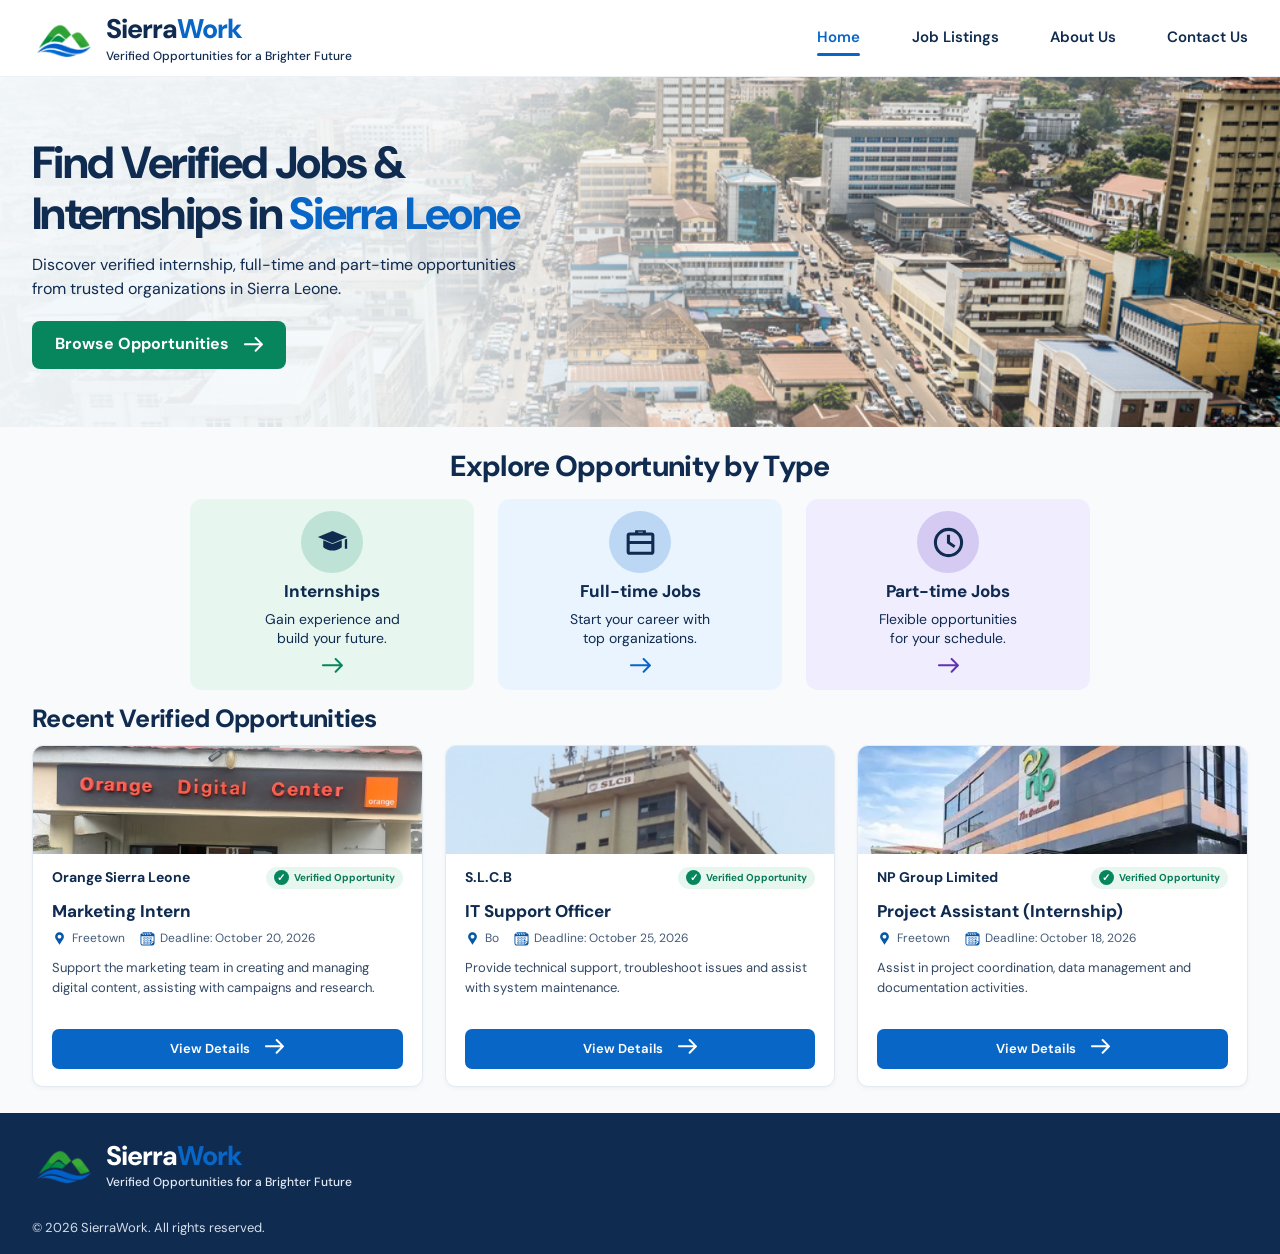
<file: index.html>
<!DOCTYPE html>
<html lang="en">
  <head>
  <meta charset="UTF-8">
  <meta name="viewport" content="width=device-width, initial-scale=1.0">
  <meta name="description" content="Discover demonstration job and internship opportunities for job seekers in Sierra Leone with SierraWork.">
  <meta name="theme-color" content="#ffffff">
  <title>SierraWork</title>

  <link rel="preconnect" href="https://fonts.googleapis.com">
  <link rel="preconnect" href="https://fonts.gstatic.com" crossorigin="">
  <link href="https://fonts.googleapis.com/css2?family=DM+Sans:wght@400;500;600;700;800&amp;display=swap" rel="stylesheet">
  <link rel="stylesheet" href="styles.css">
  
</head>
<body class="page-home">

           <!-- Header -->
  <header class="site-header">
    <div class="header-inner">
      <div class="brand">
        <span class="brand-mark" aria-hidden="true">
          <img class="brand-mark" src="images/Logo.svg" alt="SierraWork logo">
        </span>
        <span class="brand-copy">
          <span class="brand-name">Sierra<span>Work</span></span>
          <span class="brand-tagline">Verified Opportunities for a Brighter Future</span>
        </span>
      </div>
      <nav class="primary-navigation" id="primary-navigation" aria-label="Main navigation">
        <a class="nav-link is-active" href="./index.html">Home</a>
        <a class="nav-link" href="./Job_Listing.html">Job Listings</a>
        <a class="nav-link" href="./About_Us.html">About Us</a>
        <a class="nav-link" href="./Contact_Us.html">Contact Us</a>
      </nav>
    </div>
  </header>


  <!-- Hero section -->
  <main>
    <section class="home-hero" id="home" aria-labelledby="hero-title">
      <img class="hero-image" src="images/Hero.svg">
      <div class="hero-shade"></div>
      <div class="home-hero-content">
        <h1 id="hero-title">Find Verified Jobs &amp; Internships in <span>Sierra Leone</span></h1>
        <p class="hero-description">Discover verified internship, full-time and part-time opportunities from trusted organizations in Sierra Leone.</p>
        <a class="button button-green" href="./Job_Listing.html">
          Browse Opportunities
          <span class="arrow" aria-hidden="true"><img src="images/Arrow.svg" alt=""></span>
        </a>
      </div>
    </section>


    <!-- Opportunities types -->
    <section class="opportunities-section section-wrap" aria-labelledby="categories-title">
      <div class="section-heading centered-heading">
        <h2 id="categories-title">Explore Opportunity by Type</h2>
      </div>

      <div class="category-grid">
        <button class="category-card category-internship" >
          <span class="category-icon" aria-hidden="true">
            <svg viewBox="0 0 48 48"><path d="M5 17 24 9l19 8-19 8L5 17Zm7 4v9c7 6 17 6 24 0v-9l-12 5-12-5Zm28-1v12h3V19l-3 1Z"></path></svg>
          </span>
          <span class="category-title">Internships</span>
          <span class="category-description">Gain experience and<br>build your future.</span>
          <span class="category-arrow" aria-hidden="true"><img src="./images/Arrow 2.svg" alt=""></span>
        </button>

        <button class="category-card category-fulltime" >
          <span class="category-icon" aria-hidden="true">
            <svg viewBox="0 0 48 48"><path d="M17 11V8h14v3h7a4 4 0 0 1 4 4v21a4 4 0 0 1-4 4H10a4 4 0 0 1-4-4V15a4 4 0 0 1 4-4h7Zm4 0h6v-1h-6v1Zm-11 4v21h28V15H10Zm0 7h28v4H10v-4Z"></path></svg>
          </span>
          <span class="category-title">Full-time Jobs</span>
          <span class="category-description">Start your career with<br>top organizations.</span>
          <span class="category-arrow" aria-hidden="true"><img src="./images/Arrow 3.svg" alt=""></span>
        </button>

        <button class="category-card category-parttime">
          <span class="category-icon" aria-hidden="true">
            <svg viewBox="0 0 48 48"><path d="M24 5a19 19 0 1 0 0 38 19 19 0 0 0 0-38Zm0 4a15 15 0 1 1 0 30 15 15 0 0 1 0-30Zm-2 5v11l9 6 2-3-7-5V14h-4Z"></path></svg>
          </span>
          <span class="category-title">Part-time Jobs</span>
          <span class="category-description">Flexible opportunities<br>for your schedule.</span>
          <span class="category-arrow" aria-hidden="true"><img src="./images/Arrow 4.svg" alt=""></span>
        </button>
      </div>
    </section>


    <!-- Job listings -->
    <section class="jobs-section section-wrap" id="jobs" aria-labelledby="jobs-title">
      <div class="jobs-heading">
        <div class="section-heading">
          <h2 id="jobs-title">Recent Verified Opportunities</h2>
        </div>
      </div>
      <div class="job-grid" id="job-grid" aria-live="polite"><article class="job-card">
      <div class="job-image-wrap">
       <img class="job-image" src="./images/Orange_logo.svg" alt="">
      </div>
      <div class="job-card-content">
        <div class="organization-line">
          <p class="organization-name">Orange Sierra Leone</p>
          <span class="verified-badge" title="Demonstration badge">
            <span class="verified-check" aria-hidden="true">✓</span>
            Verified Opportunity
          </span>
        </div>
        <h3 class="job-title">Marketing Intern</h3>
        <div class="job-meta">
          <span><span class="meta-icon" aria-hidden="true"><img class="location_icon" src="./images/location_icon.svg" alt=""></span>Freetown</span>
          <span><span class="meta-icon" aria-hidden="true"><img class="Calendar_icon" src="./images/Calendar_icon.svg" alt=""></span>Deadline: October 20, 2026</span>
        </div>
        <p class="job-description">Support the marketing team in creating and managing digital content, assisting with campaigns and research.</p>
        <a href="./Job_Details.html"><button class="job-details-button" type="button" data-job-id="range-marketing-intern">
          View Details <span aria-hidden="true"><img src="./images/Arrow.svg" alt=""></span>
        </button>
        </a>
      </div>
    </article>
    
    <article class="job-card">
      <div class="job-image-wrap">
        <img class="job-image" src="./images/SLCB_LOGO.svg" alt="">
      </div>
      <div class="job-card-content">
        <div class="organization-line">
          <p class="organization-name">S.L.C.B</p>
          <span class="verified-badge" title="Demonstration badge">
            <span class="verified-check" aria-hidden="true">✓</span>
            Verified Opportunity
          </span>
        </div>
        <h3 class="job-title">IT Support Officer</h3>
        <div class="job-meta">
          <span><span class="meta-icon" aria-hidden="true"><img class="location_icon" src="./images/location_icon.svg" alt=""></span>Bo</span>
          <span><span class="meta-icon" aria-hidden="true"><img class="Calendar_icon" src="./images/Calendar_icon.svg" alt=""></span>Deadline: October 25, 2026</span>
        </div>
        <p class="job-description">Provide technical support, troubleshoot issues and assist with system maintenance.</p>
        <button class="job-details-button" type="button" data-job-id="slcb-it-support">
          View Details <span aria-hidden="true"><img src="./images/Arrow.svg" alt=""></span>
        </button>
      </div>
    </article><article class="job-card">
      <div class="job-image-wrap">
        <img class="job-image" src="./images/NP_logo.svg" alt="">
      </div>
      <div class="job-card-content">
        <div class="organization-line">
          <p class="organization-name">NP Group Limited</p>
          <span class="verified-badge" title="Demonstration badge">
            <span class="verified-check" aria-hidden="true">✓</span>
            Verified Opportunity
          </span>

        </div>
        <h3 class="job-title">Project Assistant (Internship)</h3>
        <div class="job-meta">
          <span><span class="meta-icon" aria-hidden="true"><img class="location_icon" src="./images/location_icon.svg" alt=""></span>Freetown</span>
          <span><span class="meta-icon" aria-hidden="true"><img class="Calendar_icon" src="./images/Calendar_icon.svg" alt=""></span>Deadline: October 18, 2026</span>
        </div>
        <p class="job-description">Assist in project coordination, data management and documentation activities.</p>
        <button class="job-details-button" type="button" data-job-id="ndp-project-assistant">
          View Details <span aria-hidden="true"><img src="./images/Arrow.svg" alt=""></span>
        </button>
      </div>
    </article></div>
      <p class="empty-state" id="empty-state" hidden="">No opportunities match this category yet. Try viewing all opportunities.</p>
    </section>
  </main>
             
  
  <!-- Footer -->
  <footer class="site-footer">
    <div class="footer-inner section-wrap">
      <div class="brand footer-brand">
        <span class="brand-mark" aria-hidden="true">
          <img class="brand-mark" src="images/Logo.svg" alt="SierraWork logo">
        </span>
        <span class="brand-copy">
          <span class="brand-name">Sierra<span>Work</span></span>
          <span class="brand-tagline">Verified Opportunities for a Brighter Future</span>
        </span>
      </div>
      <p class="copyright">© 2026 SierraWork. All rights reserved.</p>
    </div>
  </footer>
</body>
</html>
</file>
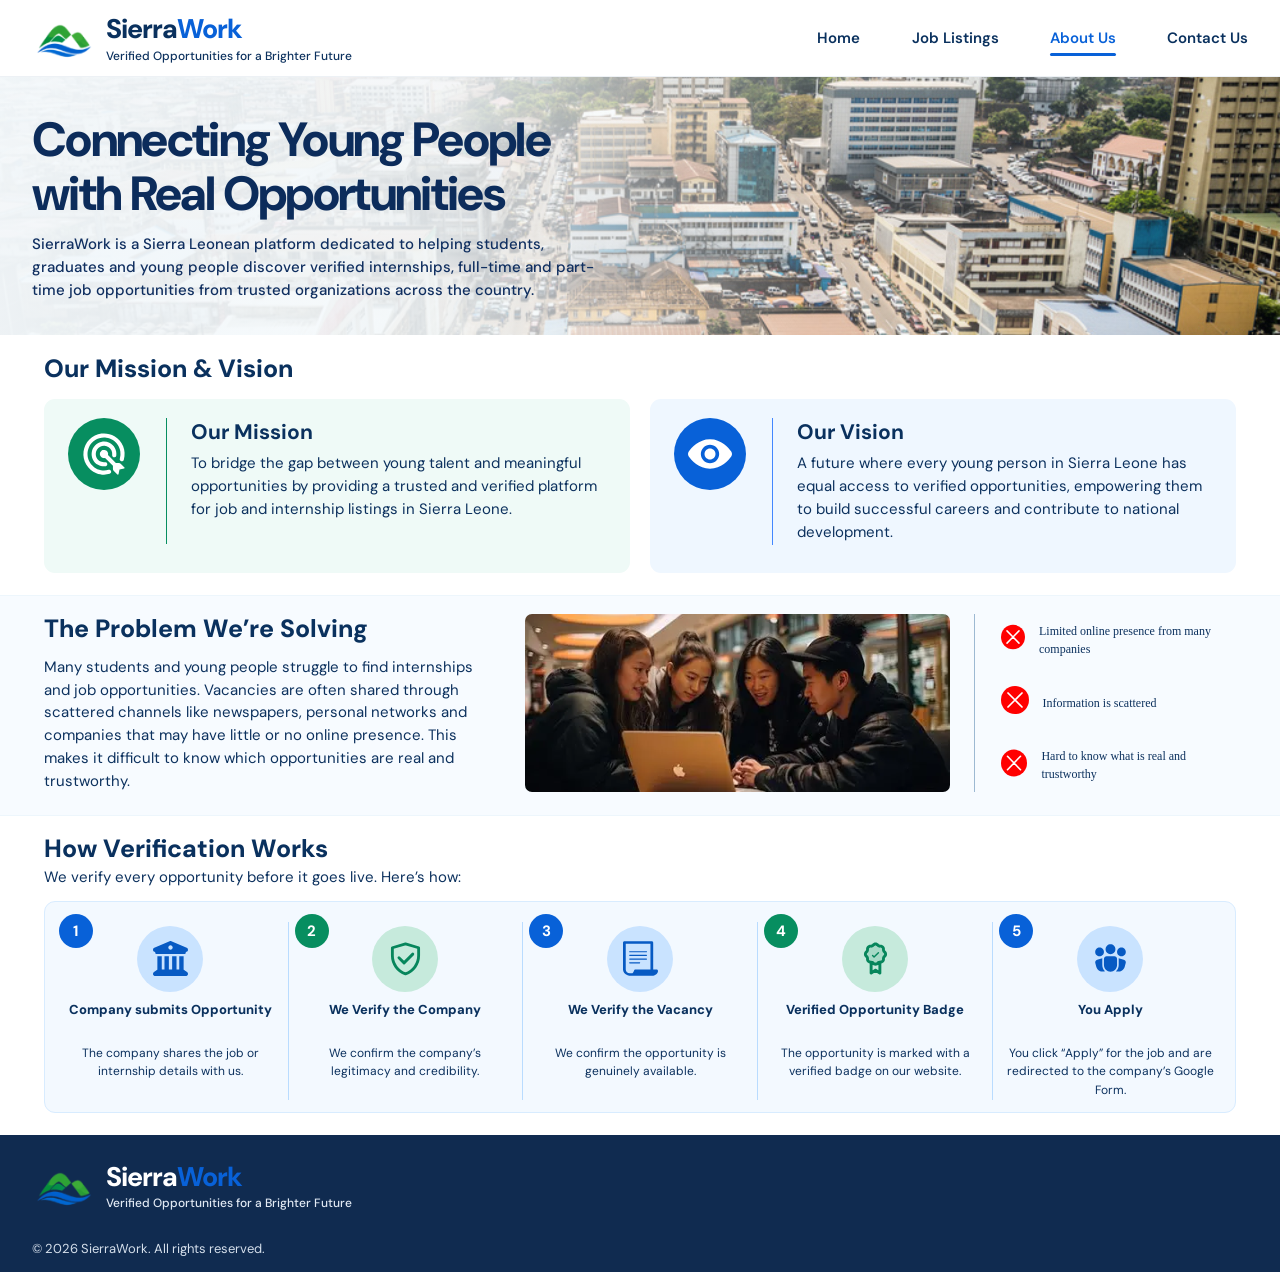
<file: About_Us.html>
<!DOCTYPE html>
<html lang="en"><head>
  <meta charset="UTF-8">
  <meta name="viewport" content="width=device-width, initial-scale=1.0">
  <meta name="description" content="Discover demonstration job and internship opportunities for job seekers in Sierra Leone with SierraWork.">
  <meta name="theme-color" content="#ffffff">
  <title>About Us</title>

  <link rel="preconnect" href="https://fonts.googleapis.com">
  <link rel="preconnect" href="https://fonts.gstatic.com" crossorigin="">
  <link href="https://fonts.googleapis.com/css2?family=DM+Sans:wght@400;500;600;700;800&amp;display=swap" rel="stylesheet">
  <link rel="stylesheet" href="styles.css">
  
</head>
<body class="page-about">

            <!-- Header -->
  <header class="site-header">
    <div class="header-inner">
      <div class="brand">
        <span class="brand-mark" aria-hidden="true">
          <img class="brand-mark" src="images/Logo.svg" alt="SierraWork logo">
        </span>
        <span class="brand-copy">
          <span class="brand-name">Sierra<span>Work</span></span>
          <span class="brand-tagline">Verified Opportunities for a Brighter Future</span>
        </span>
      </div>
      <nav class="primary-navigation" id="primary-navigation" aria-label="Main navigation">
        <a class="nav-link " href="./index.html">Home</a>
        <a class="nav-link" href="./Job_Listing.html">Job Listings</a>
        <a class="nav-link is-active" href="./About_Us.html">About Us</a>
        <a class="nav-link" href="./Contact_Us.html">Contact Us</a>
      </nav>
    </div>
  </header>


  <main>

    <section class="home-hero2" id="home">
      <img class="hero-image2" src="images/Hero.svg" alt="">
      <div class="hero-shade2"></div>
      <div class="listing-hero-content">
        <h1 class="hope">Connecting Young People<br>with Real Opportunities</h1>
        <p>SierraWork is a Sierra Leonean platform dedicated to helping students,
          graduates and young people discover verified internships, full-time and
          part-time job opportunities from trusted organizations across the country.</p>
      </div>
    </section>

    <section class="mission-section about-wrap">
      <h2>Our Mission &amp; Vision</h2>

      <div class="mission-grid">
        <article class="mission-card mission">
          <div class="round-icon" >
            <img class="mission_icon" src="./images/mission_icon.svg" alt="">
          </div>
          <div class="card-copy">
            <h3>Our Mission</h3>
            <p>To bridge the gap between young talent and meaningful opportunities by providing a trusted and verified platform for job and internship listings in Sierra Leone.</p>
          </div>
        </article>

        <article class="mission-card vision">
          <div class="round-icon">
            <img class="eye_icon" src="./images/eye_icon.svg" alt="">
          </div>
          <div class="card-copy">
            <h3>Our Vision</h3>
            <p>A future where every young person in Sierra Leone has equal access to verified opportunities, empowering them to build successful careers and contribute to national development.</p>
          </div>
        </article>
      </div>
    </section>

    <section class="problem-section">
      <div class="about-wrap problem-grid">
        <div class="problem-copy">
          <h2>The Problem We’re Solving</h2>
          <p>
            Many students and young people struggle to find internships and job
            opportunities. Vacancies are often shared through scattered channels
            like newspapers, personal networks and companies that may have little
            or no online presence. This makes it difficult to know which
            opportunities are real and trustworthy.
          </p>
        </div>

        <img class="students-image" src="./images/Looking_at_laptop.svg" alt="">

        <ul class="problem-list">
          <li><span><img class="cross_icon" src="./images/cross_icon.svg" alt=""></span><span>Limited online presence from many companies</span></li>
          <li><span><img class="cross_icon" src="./images/cross_icon.svg" alt=""></span><span>Information is scattered</span></li>
          <li><span><img class="cross_icon" src="./images/cross_icon.svg" alt=""></span><span>Hard to know what is real and trustworthy</span></li>
        </ul>
      </div>
    </section>

    <section class="verification-section about-wrap">
      <h2>How Verification Works</h2>
      <p class="section-intro">We verify every opportunity before it goes live. Here’s how:</p>

      <div class="steps">
        <article class="step">
          <span class="step-number blue">1</span>
          <div class="step-icon blue-icon">
            <img class="building_icon" src="./images/building_icon.svg" alt="">
          </div>
          <h3>Company submits Opportunity</h3>
          <p>The company shares the job or internship details with us.</p>
        </article>

        <article class="step">
          <span class="step-number green">2</span>
          <div class="step-icon green-icon">
            <img class="protect_icon" src="./images/protect_icon.svg" alt="">
          </div>
          <h3>We Verify the Company</h3>
          <p>We confirm the company’s legitimacy and credibility.</p>
        </article>

        <article class="step">
          <span class="step-number blue">3</span>
          <div class="step-icon blue-icon">
           <img class="vector_icon" src="./images/Vector.svg" alt="">
          </div>
          <h3>We Verify the Vacancy</h3>
          <p>We confirm the opportunity is genuinely available.</p>
        </article>

        <article class="step">
          <span class="step-number green">4</span>
          <div class="step-icon green-icon">
           <img class="badge_icon" src="./images/badge-icon.svg" alt="">
          </div>
          <h3>Verified Opportunity Badge</h3>
          <p>The opportunity is marked with a verified badge on our website.</p>
        </article>

        <article class="step">
          <span class="step-number blue">5</span>
          <div class="step-icon blue-icon">
            <img class="people_icon" src="./images/people_icon.svg" alt="">
          </div>
          <h3>You Apply</h3>
          <p>You click “Apply” for the job and are redirected to the company’s Google Form.</p>
        </article>
      </div>
    </section>
  </main>

   <!-- Footer -->
  <footer class="site-footer">
    <div class="footer-inner section-wrap">
      <div class="brand footer-brand">
        <span class="brand-mark" aria-hidden="true">
          <img class="brand-mark" src="images/Logo.svg" alt="SierraWork logo">
        </span>
        <span class="brand-copy">
          <span class="brand-name">Sierra<span>Work</span></span>
          <span class="brand-tagline">Verified Opportunities for a Brighter Future</span>
        </span>
      </div>
      <p class="copyright">© 2026 SierraWork. All rights reserved.</p>
    </div>
  </footer>
</body>
</html>
</file>
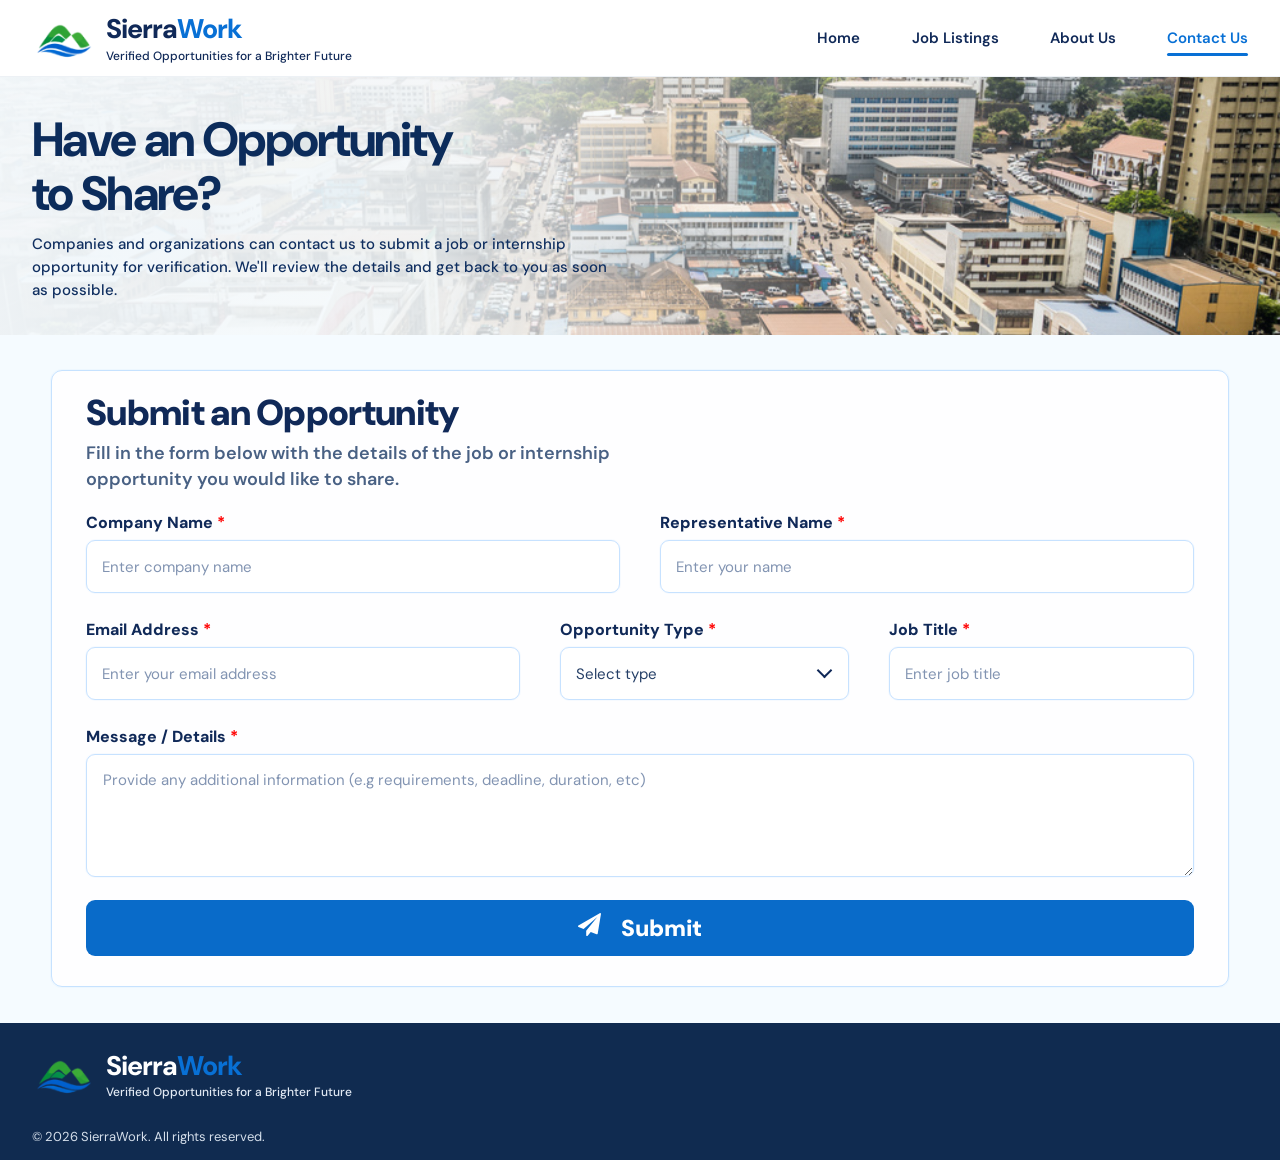
<file: Contact_Us.html>
<!DOCTYPE html>
<html lang="en"><head>
  <meta charset="UTF-8">
  <meta name="viewport" content="width=device-width, initial-scale=1.0">
  <meta name="description" content="Discover demonstration job and internship opportunities for job seekers in Sierra Leone with SierraWork.">
  <meta name="theme-color" content="#ffffff">
  <title>Contact Us</title>

  <link rel="preconnect" href="https://fonts.googleapis.com">
  <link rel="preconnect" href="https://fonts.gstatic.com" crossorigin="">
  <link href="https://fonts.googleapis.com/css2?family=DM+Sans:wght@400;500;600;700;800&amp;display=swap" rel="stylesheet">
  <link rel="stylesheet" href="styles.css">
  
</head>
<body class="page-contact">

            <!-- Header -->
  <header class="site-header">
    <div class="header-inner">
      <div class="brand">
        <span class="brand-mark" aria-hidden="true">
          <img class="brand-mark" src="images/Logo.svg" alt="SierraWork logo">
        </span>
        <span class="brand-copy">
          <span class="brand-name">Sierra<span>Work</span></span>
          <span class="brand-tagline">Verified Opportunities for a Brighter Future</span>
        </span>
      </div>
      <nav class="primary-navigation" id="primary-navigation" aria-label="Main navigation">
        <a class="nav-link " href="./index.html">Home</a>
        <a class="nav-link" href="./Job_Listing.html">Job Listings</a>
        <a class="nav-link" href="./About_Us.html">About Us</a>
        <a class="nav-link is-active" href="./Contact_Us.html">Contact Us</a>
      </nav>
    </div>
  </header>

     <section class="home-hero2" id="home">
      <img class="hero-image2" src="images/Hero.svg" alt="">
      <div class="hero-shade2"></div>
      <div class="listing-hero-content">
        <h1 class="hope">Have an Opportunity<br />to Share?</h1>
        <p> Companies and organizations can contact us to submit
          a job or internship opportunity for verification. We'll
          review the details and get back to you as soon as possible.</p>
      </div>
    </section>

    <section class="form-section">
      <div class="form-card">
        <h2>Submit an Opportunity</h2>
        <p class="form-intro">
          Fill in the form below with the details of the job or internship<br class="desktop-break" />
          opportunity you would like to share.
        </p>

        <form action="" method="post">
          <div class="form-grid first-row">
            <div class="field">
              <label for="company">Company Name <span>*</span></label>
              <div class="input-wrap">
                <input id="company" name="company" type="text" placeholder="Enter company name" required />
              </div>
            </div>

            <div class="field">
              <label for="representative">Representative Name <span>*</span></label>
              <div class="input-wrap">
                <input id="representative" name="representative" type="text" placeholder="Enter your name" required />
              </div>
            </div>
          </div>

          <div class="form-grid second-row">
            <div class="field">
              <label for="email">Email Address <span>*</span></label>
              <div class="input-wrap">
                <input id="email" name="email" type="email" placeholder="Enter your email address" required />
              </div>
            </div>

            <div class="field">
              <label for="type">Opportunity Type <span>*</span></label>
              <div class="select-wrap">
                <select id="type" name="type" required>
                  <option value="" selected disabled>Select type</option>
                </select>
              </div>
            </div>

            <div class="field">
              <label for="title">Job Title <span>*</span></label>
              <div class="input-wrap">
                <input id="title" name="title" type="text" placeholder="Enter job title" required />
              </div>
            </div>
          </div>

          <div class="field message-field">
            <label for="details">Message / Details <span>*</span></label>
            <div class="textarea-wrap">
              <textarea id="details" name="details" placeholder="Provide any additional information (e.g requirements, deadline, duration, etc)" required></textarea>
            </div>
          </div>

          <button class="submit-button" type="submit">
            <span> <img class="send_icon" src="./images/send_icon.svg" alt=""><span style="padding-left: 20px;">Submit</span></span>
          </button>
        </form>
      </div>
    </section>
  </main>

<!-- Footer -->
  <footer class="site-footer">
    <div class="footer-inner section-wrap">
      <div class="brand footer-brand">
        <span class="brand-mark" aria-hidden="true">
          <img class="brand-mark" src="images/Logo.svg" alt="SierraWork logo">
        </span>
        <span class="brand-copy">
          <span class="brand-name">Sierra<span>Work</span></span>
          <span class="brand-tagline">Verified Opportunities for a Brighter Future</span>
        </span>
      </div>
      <p class="copyright">© 2026 SierraWork. All rights reserved.</p>
    </div>
  </footer>
</body>
</html>
</file>
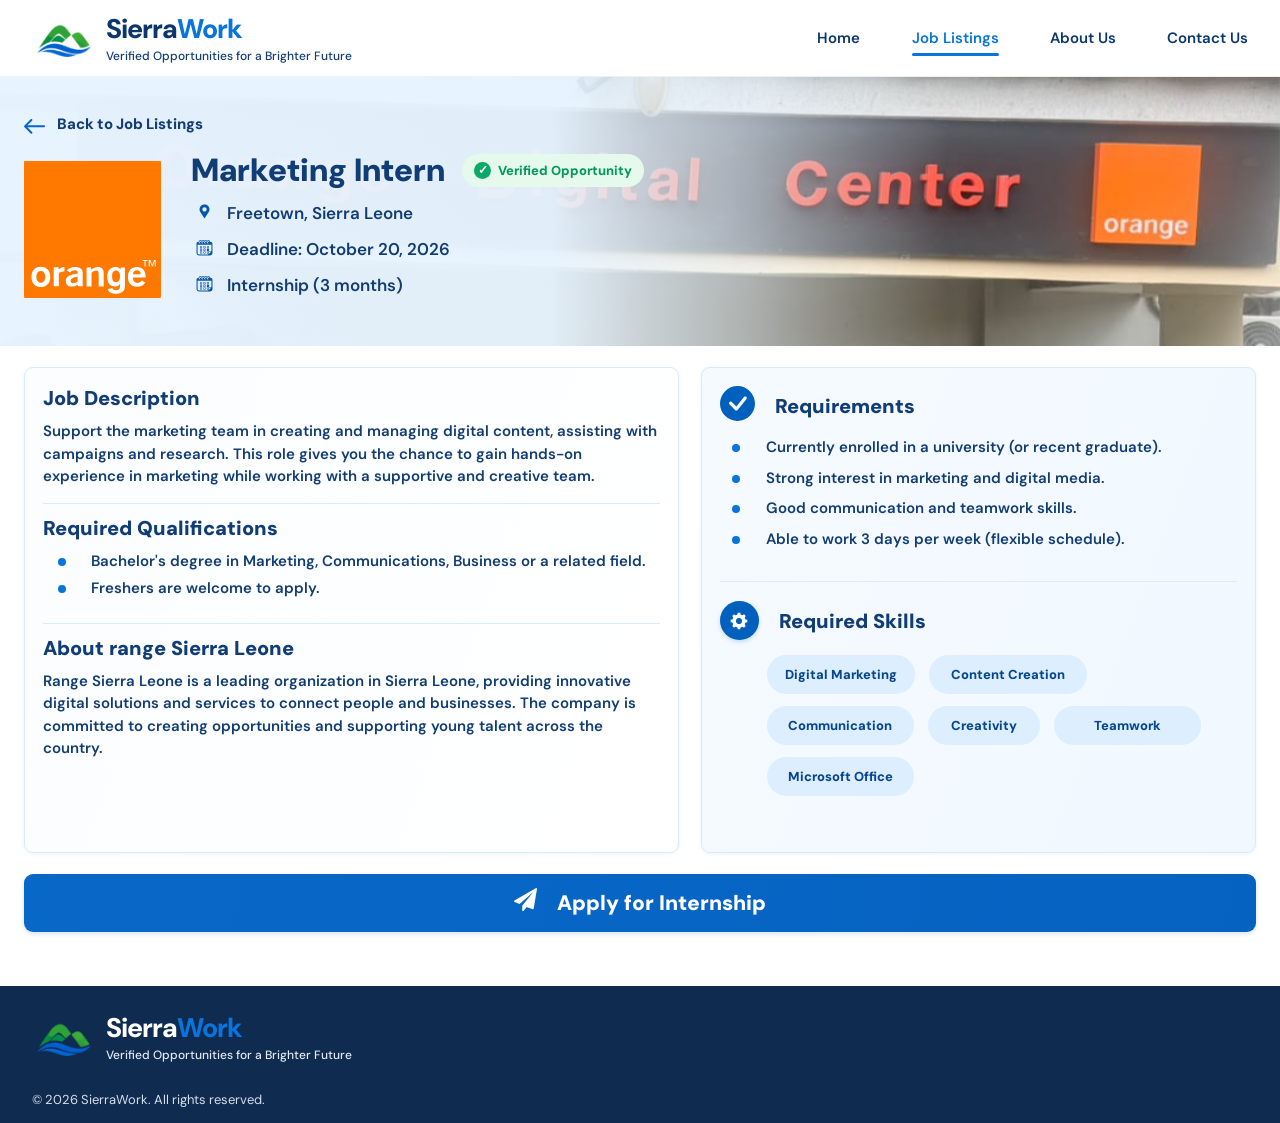
<file: Job_Details.html>
<!DOCTYPE html>
<html lang="en">
  <head>
  <meta charset="UTF-8">
  <meta name="viewport" content="width=device-width, initial-scale=1.0">
  <meta name="description" content="Discover demonstration job and internship opportunities for job seekers in Sierra Leone with SierraWork.">
  <meta name="theme-color" content="#ffffff">
  <title>SierraWork</title>

  <link rel="preconnect" href="https://fonts.googleapis.com">
  <link rel="preconnect" href="https://fonts.gstatic.com" crossorigin="">
  <link href="https://fonts.googleapis.com/css2?family=DM+Sans:wght@400;500;600;700;800&amp;display=swap" rel="stylesheet">
  <link rel="stylesheet" href="styles.css">
  
</head>
<body class="page-details">

           <!-- Header -->
  <header class="site-header">
    <div class="header-inner">
      <div class="brand">
        <span class="brand-mark" aria-hidden="true">
          <img class="brand-mark" src="images/Logo.svg" alt="SierraWork logo">
        </span>
        <span class="brand-copy">
          <span class="brand-name">Sierra<span>Work</span></span>
          <span class="brand-tagline">Verified Opportunities for a Brighter Future</span>
        </span>
      </div>
      <nav class="primary-navigation" id="primary-navigation" aria-label="Main navigation">
        <a class="nav-link" href="./index.html">Home</a>
        <a class="nav-link is-active" href="./Job_Listing.html">Job Listings</a>
        <a class="nav-link" href="./About_Us.html">About Us</a>
        <a class="nav-link" href="./Contact_Us.html">Contact Us</a>
      </nav>
    </div>
  </header>


  <section class="details-hero">
    <div class="details-hero-content">
      <a class="back-link" href="./Job_Listing.html"><span aria-hidden="true"><img class="arrow" src="./images/Arrow 3 1.svg" alt=""></span> Back to Job Listings</a>

      <div class="job-summary">
        <div  aria-label="Range Sierra Leone">
          <img class="company-logo" src="./images/Orange_logo2.svg" alt="">
        </div>

        <div class="job-info">
          <div class="title-row">
            <h1>Marketing Intern</h1>
            <span class="verified"><span>✓</span> Verified Opportunity</span>
          </div>
          <p><span class="detail-icon"><img class="location_icon3" src="./images/location_icon.svg" alt=""></span> Freetown, Sierra Leone</p>
          <p><span class="detail-icon"><img class="Calender_icon3" src="./images/Calendar_icon.svg" alt=""></span> Deadline: October 20, 2026</p>
          <p><span class="detail-icon"><img class="Calender_icon3" src="./images/Calendar_icon.svg" alt=""></span> Internship (3 months)</p>
        </div>
      </div>
    </div>
  </section>

  <main class="page-content">
    <div class="details-grid">
      <section class="info-card left-card">
        <div class="content-section">
          <div class="details-heading">
            <h2>Job Description</h2>
          </div>
          <p>
            Support the marketing team in creating and managing digital content,
            assisting with campaigns and research. This role gives you the chance
            to gain hands-on experience in marketing while working with a
            supportive and creative team.
          </p>
        </div>

        <div class="content-section">
          <div class="details-heading">
            <h2>Required Qualifications</h2>
          </div>
          <ul class="green-list">
            <li>Bachelor's degree in Marketing, Communications, Business or a related field.</li>
            <li>Freshers are welcome to apply.</li>
          </ul>
        </div>

        <div class="content-section last-section">
          <div class="details-heading">
            <h2>About range Sierra Leone</h2>
          </div>
          <p>
            Range Sierra Leone is a leading organization in Sierra Leone, providing
            innovative digital solutions and services to connect people and businesses.
            The company is committed to creating opportunities and supporting
            young talent across the country.
          </p>
        </div>
      </section>

      <section class="info-card right-card">
        <div class="content-section">
          <div class="details-heading">
            <span class="details-icon2"><img class="check_icon" src="./images/check_icon.svg" alt=""></span>
            <h2>Requirements</h2>
          </div>
          <ul class="green-list requirements-list">
            <li>Currently enrolled in a university (or recent graduate).</li>
            <li>Strong interest in marketing and digital media.</li>
            <li>Good communication and teamwork skills.</li>
            <li>Able to work 3 days per week (flexible schedule).</li>
          </ul>
        </div>

        <div class="content-section skills-section last-section">
          <div class="details-heading">
            <span class="details-icon"><img class="settings_icon" src="./images/settings_icon.svg" alt=""></span>
            <h2>Required Skills</h2>
          </div>
          <div class="skill-tags">
            <span>Digital Marketing</span>
            <span>Content Creation</span>
            <span>Communication</span>
            <span>Creativity</span>
            <span>Teamwork</span>
            <span>Microsoft Office</span>
          </div>
        </div>
      </section>
    </div>

    <a class="apply-button">
      <span><img class="send_icon" src="./images/send_icon.svg" alt="" srcset=""></span>
      Apply for Internship
    </a>
  </main>

  <!-- Footer -->
  <footer class="site-footer">
    <div class="footer-inner section-wrap">
      <div class="brand footer-brand">
        <span class="brand-mark" aria-hidden="true">
          <img class="brand-mark" src="images/Logo.svg" alt="SierraWork logo">
        </span>
        <span class="brand-copy">
          <span class="brand-name">Sierra<span>Work</span></span>
          <span class="brand-tagline">Verified Opportunities for a Brighter Future</span>
        </span>
      </div>
      <p class="copyright">© 2026 SierraWork. All rights reserved.</p>
    </div>
  </footer>
</body>
</html>
</file>
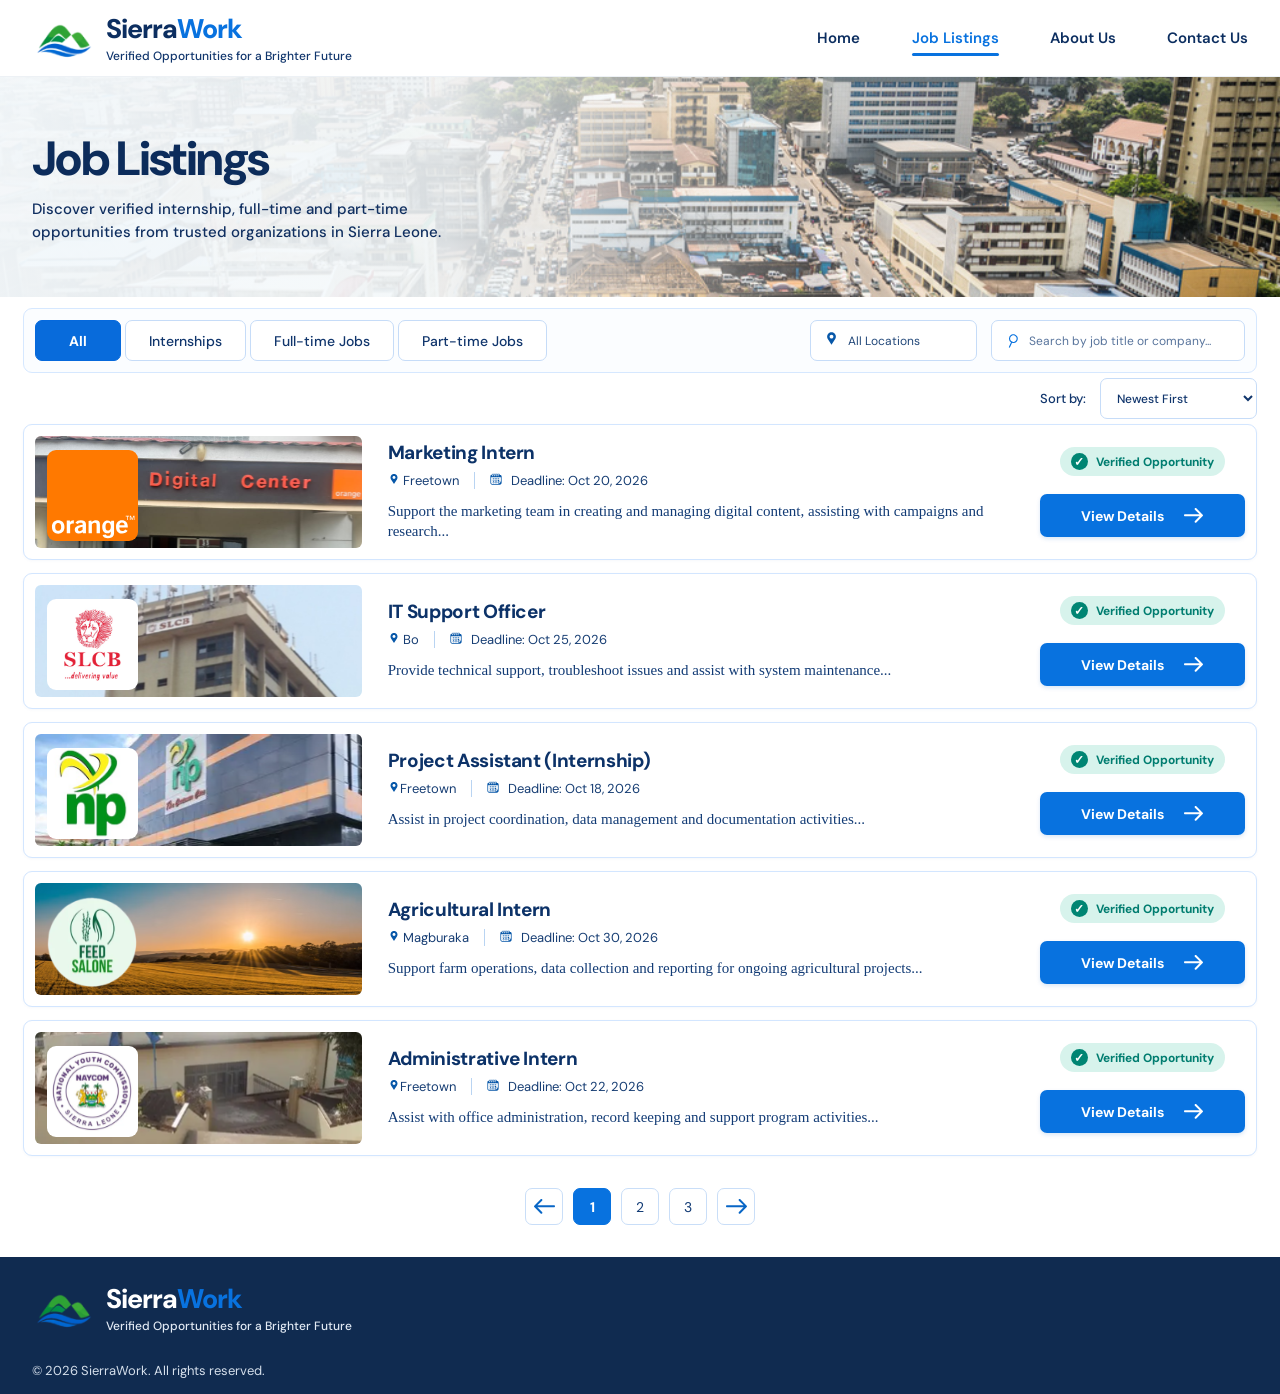
<file: Job_Listing.html>
<!DOCTYPE html>
<html lang="en"><head>
  <meta charset="UTF-8">
  <meta name="viewport" content="width=device-width, initial-scale=1.0">
  <meta name="description" content="Discover demonstration job and internship opportunities for job seekers in Sierra Leone with SierraWork.">
  <meta name="theme-color" content="#ffffff">
  <title>Job Listings</title>

  <link rel="preconnect" href="https://fonts.googleapis.com">
  <link rel="preconnect" href="https://fonts.gstatic.com" crossorigin="">
  <link href="https://fonts.googleapis.com/css2?family=DM+Sans:wght@400;500;600;700;800&amp;display=swap" rel="stylesheet">
  <link rel="stylesheet" href="styles.css">

</head>
<body class="page-listing">

  <!-- Header -->
  <header class="site-header">
    <div class="header-inner">
      <div class="brand">
        <span class="brand-mark" aria-hidden="true">
          <img class="brand-mark" src="images/Logo.svg" alt="SierraWork logo">
        </span>
        <span class="brand-copy">
          <span class="brand-name">Sierra<span>Work</span></span>
          <span class="brand-tagline">Verified Opportunities for a Brighter Future</span>
        </span>
      </div>
      <nav class="primary-navigation" id="primary-navigation" aria-label="Main navigation">
        <a class="nav-link " href="./index.html">Home</a>
        <a class="nav-link is-active" href="./Job_Listing.html">Job Listings</a>
        <a class="nav-link" href="./About_Us.html">About Us</a>
        <a class="nav-link" href="./Contact_Us.html">Contact Us</a>
      </nav>
    </div>
  </header>

  <main>
    <section class="home-hero2" id="home">
      <img class="hero-image2" src="images/Hero.svg" alt="">
      <div class="hero-shade2"></div>
      <div class="listing-hero-content">
        <h1 class="hope">Job Listings</h1>
        <p>Discover verified internship, full-time and part-time<br class="desktop-break" />
          opportunities from trusted organizations in Sierra Leone.</p>
      </div>
    </section>

    <section class="listing-area">
      <div class="filters">
        <div class="job-types" aria-label="Filter by job type">
          <button class="type-button selected">All</button>
          <button class="type-button">Internships</button>
          <button class="type-button">Full-time Jobs</button>
          <button class="type-button">Part-time Jobs</button>
        </div>

        <!-- Display-only boxes: no dropdown, no typing -->
        <div class="filter-tools">
          <div class="filter-select">
            <span aria-hidden="true"><img class="location_icon" src="./images/location_icon.svg" alt=""></span>
            <div class="filter-text">All Locations</div>
          </div>

          <div class="filter-search">
            <span aria-hidden="true"><img class="Search_icon" src="./images/Search_icon.svg" alt=""></span>
            <div class="filter-text filter-placeholder">Search by job title or company...</div>
          </div>
        </div>
      </div>

      <div class="sort-row">
        <label for="sort">Sort by:</label>
        <select id="sort">
          <option>Newest First</option>
        </select>
      </div>

      <div class="job-list">
        <article class="listing-card">
          <div class="listing-image image-marketing">
            <div><img class="listing-logo" src="./images/Orange_logo2.svg" alt=""></div>
          </div>
          <div class="listing-info">
            <h2>Marketing Intern</h2>
            <div class="listing-meta"><span><span><img  class="location_icon2" src="./images/location_icon.svg" alt=""></span> Freetown</span><i></i><span><img class="Calendar_icon2" src="./images/Calendar_icon.svg" alt=""> &nbsp; Deadline: Oct 20, 2026</span></div>
            <p>Support the marketing team in creating and managing digital content, assisting with campaigns and research...</p>
          </div>
          <div class="job-action">
            <span class="listing-verified"><b>✓</b> Verified Opportunity</span>
            <a class="details-button" href="./Job_Details.html">View Details <span><img class="arrow" src="./images/Arrow.svg" alt=""></span></a>
          </div>
        </article>

        <article class="listing-card">
          <div class="listing-image image-bank">
            <div><img class="listing-logo" src="./images/SLCB_LOGO.jpeg" alt=""></div>
          </div>
          <div class="listing-info">
            <h2>IT Support Officer</h2>
            <div class="listing-meta"><span><span><img  class="location_icon2" src="./images/location_icon.svg" alt=""></span> Bo</span><i></i><span><img class="Calendar_icon2" src="./images/Calendar_icon.svg" alt=""> &nbsp; Deadline: Oct 25, 2026</span></div>
            <p>Provide technical support, troubleshoot issues and assist with system maintenance...</p>
          </div>
          <div class="job-action">
            <span class="listing-verified"><b>✓</b> Verified Opportunity</span>
            <a class="details-button" href="#">View Details <span><img class="arrow" src="./images/Arrow.svg" alt=""></span></a>
          </div>
        </article>

        <article class="listing-card">
          <div class="listing-image image-project">
            <div><img class="listing-logo" src="./images/np_sl_limited_logo.jpg" alt=""></div>
          </div>
          <div class="listing-info">
            <h2>Project Assistant (Internship)</h2>
            <div class="listing-meta"><span><span><img  class="location_icon2" src="./images/location_icon.svg" alt=""></span>Freetown</span><i></i><span><img class="Calendar_icon2" src="./images/Calendar_icon.svg" alt=""> &nbsp; Deadline: Oct 18, 2026</span></div>
            <p>Assist in project coordination, data management and documentation activities...</p>
          </div>
          <div class="job-action">
            <span class="listing-verified"><b>✓</b> Verified Opportunity</span>
            <a class="details-button" href="#">View Details <span><img class="arrow" src="./images/Arrow.svg" alt=""></span></a>
          </div>
        </article>

        <article class="listing-card">
          <div class="listing-image image-agriculture">
            <div><img class="listing-logo" src="./images/Feed_salon_logo.svg" alt=""></div>
          </div>
          <div class="listing-info">
            <h2>Agricultural Intern</h2>
            <div class="listing-meta"><span><span><img  class="location_icon2" src="./images/location_icon.svg" alt=""></span> Magburaka</span><i></i><span><img class="Calendar_icon2" src="./images/Calendar_icon.svg" alt=""> &nbsp; Deadline: Oct 30, 2026</span></div>
            <p>Support farm operations, data collection and reporting for ongoing agricultural projects...</p>
          </div>
          <div class="job-action">
            <span class="listing-verified"><b>✓</b> Verified Opportunity</span>
            <a class="details-button" href="#">View Details <span><img class="arrow" src="./images/Arrow.svg" alt=""></span></a>
          </div>
        </article>

        <article class="listing-card">
          <div class="listing-image image-admin">
            <div><img class="listing-logo" src="./images/National_Youth_Commission_logo.svg" alt=""></div>
          </div>
          <div class="listing-info">
            <h2>Administrative Intern</h2>
            <div class="listing-meta"><span><span><img  class="location_icon2" src="./images/location_icon.svg" alt=""></span>Freetown</span><i></i><span><img class="Calendar_icon2" src="./images/Calendar_icon.svg" alt=""> &nbsp; Deadline: Oct 22, 2026</span></div>
            <p>Assist with office administration, record keeping and support program activities...</p>
          </div>
          <div class="job-action">
            <span class="listing-verified"><b>✓</b> Verified Opportunity</span>
            <a class="details-button" href="#">View Details <span><img class="arrow" src="./images/Arrow.svg" alt=""></span></a>
          </div>
        </article>
      </div>

      <nav class="pagination" aria-label="Pagination">
        <p aria-label="Previous page"><img class="arrow2" src="./images/Arrow 3 1.svg" alt=""></p>
        <p class="current">1</p>
        <p >2</p>
        <p >3</p>
        <p aria-label="Next page"><img class="arrow2" src="./images/Arrow 3.svg" alt=""></p>
      </nav>
    </section>
  </main>

  <!-- Footer -->
  <footer class="site-footer">
    <div class="footer-inner section-wrap">
      <div class="brand footer-brand">
        <span class="brand-mark" aria-hidden="true">
          <img class="brand-mark" src="images/Logo.svg" alt="SierraWork logo">
        </span>
        <span class="brand-copy">
          <span class="brand-name">Sierra<span>Work</span></span>
          <span class="brand-tagline">Verified Opportunities for a Brighter Future</span>
        </span>
      </div>
      <p class="copyright">© 2026 SierraWork. All rights reserved.</p>
    </div>
  </footer>
</body>
</html>
</file>
<file: styles.css>
/* ---------- Base ---------- */
:root { --content-width: 1240px; }

* { box-sizing: border-box; }

html {
  scroll-behavior: smooth;
  scroll-padding-top: 88px;
}

body {
  margin: 0;
  font-family: "DM Sans", Arial, sans-serif;
}

a {
  color: inherit;
  text-decoration: none;
}

button, input, select, textarea { font: inherit; }

button, a { -webkit-tap-highlight-color: transparent; }

button:focus-visible,
a:focus-visible,
input:focus-visible,
textarea:focus-visible {
  outline: 3px solid rgba(8, 102, 198, 0.35);
  outline-offset: 3px;
}

.section-wrap {
  width: min(var(--content-width), calc(100% - 64px));
  margin-inline: auto;
}

/* pages' colours */
.page-home {
  --blue: #0866c6;
  --navy: #102b50;
  --green: #07865e;
  --light-blue: #eaf4ff;
  --light-green: #e7f7f0;
  --light-purple: #f0edff;
  --background: #f8fafc;
  --muted: #61728a;
  --border: #e3eaf2;
  color: var(--navy);
  background: var(--background);
  line-height: 1.55;
}

.page-listing {
  --navy: #0c2e60;
  --blue: #0872df;
  --text: #10356c;
  color: var(--text);
  background: #fff;
}

.page-about {
  --navy: #0a315e;
  --blue: #0861d8;
  --green: #078e60;
  --text: #0c315e;
  color: var(--text);
  background: #fff;
}

.page-contact {
  --navy: #102958;
  --blue: #0870d5;
  --text-muted: #496184;
  color: var(--navy);
  background: #f5fbff;
}

.page-details {
  --navy: #0b376d;
  --blue: #0874dc;
  --green: #08ad68;
  --line: #d8eaff;
  --text: #123d73;
  color: var(--text);
  background: #fff;
}

/* ----------header ---------- */
.site-header {
  position: relative;
  z-index: 5;
  background: #fff;
  border-bottom: 1px solid #edf1f5;
}

.header-inner {
  width: min(1320px, calc(100% - 64px));
  min-height: 76px;
  margin: auto;
  display: flex;
  align-items: center;
  justify-content: space-between;
  gap: 28px;
}

.brand {
  display: inline-flex;
  align-items: center;
  gap: 12px;
  flex: 0 0 auto;
}

.brand-mark {
  display: grid;
  width: 62px;
  height: 54px;
  place-items: center;
}

.brand-copy {
  display: flex;
  flex-direction: column;
  line-height: 1.2;
}

.brand-name {
  color: var(--navy);
  font-size: 27px;
  font-weight: 800;
  letter-spacing: -1px;
}

.brand-name span { color: var(--blue); }

.brand-tagline {
  margin-top: 3px;
  font-size: 12px;
  font-weight: 500;
}

.primary-navigation {
  display: flex;
  align-items: center;
  gap: clamp(24px, 4vw, 58px);
  height: 100%;
}

.nav-link {
  position: relative;
  display: inline-flex;
  align-items: center;
  min-height: 76px;
  color: var(--navy);
  font-size: 15px;
  font-weight: 600;
}

.nav-link:hover,
.nav-link.is-active { color: var(--blue); }

.nav-link.is-active::after {
  position: absolute;
  width: 100%;
  height: 3px;
  bottom: 20px;
  border-radius: 5px;
  background: var(--blue);
  content: "";
}

/* ---------- footer ---------- */
.site-footer {
  padding: 24px 0 15px;
  background: #102b50;
  color: #fff;
}

.footer-inner {
  display: grid;
  grid-template-columns: 1fr auto;
  align-items: center;
  gap: 15px 30px;
}

.footer-brand .brand-name { color: #fff; }
.footer-brand .brand-tagline { color: #e2eaf4; }

.copyright {
  grid-column: 1 / -1;
  margin: 0;
  padding-top: 12px;
  color: #d5dfeb;
  font-size: 13px;
}

/* HOME */
.home-hero {
  position: relative;
  min-height: 350px;
  overflow: hidden;
  display: flex;
  align-items: center;
  background: #dceaf4;
}

.hero-image,
.hero-shade {
  position: absolute;
  inset: 0;
  width: 100%;
  height: 100%;
}

/* hero for Job Listings page */
.home-hero2 {
  position: relative;
  min-height: 220px;
  overflow: hidden;
  display: flex;
  align-items: center;
  background: #dceaf4;
}

.hero-image2,
.hero-shade2 {
  position: absolute;
  inset: 0;
  width: 100%;
  height: 100%;
}

.hero-image2 {
  object-fit: cover;
  object-position: center 43%;
}

.hero-shade2 {
  background: linear-gradient(90deg, rgba(244, 249, 252, 0.97) 0%, rgba(244, 249, 252, 0.88) 35%, rgba(244, 249, 252, 0.25) 63%, rgba(16, 43, 80, 0.05) 100%);
}

.hero-image {
  object-fit: cover;
  object-position: center 43%;
}

.hero-shade {
  background: linear-gradient(90deg, rgba(244, 249, 252, 0.97) 0%, rgba(244, 249, 252, 0.88) 35%, rgba(244, 249, 252, 0.25) 63%, rgba(16, 43, 80, 0.05) 100%);
}

.home-hero-content {
  position: relative;
  width: min(var(--content-width), calc(100% - 64px));
  margin: 0 auto;
  padding: 36px 0 33px;
}

.home-hero h1 {
  max-width: 580px;
  margin: 0;
  color: var(--navy);
  font-size: clamp(32px, 4.2vw, 45px);
  font-weight: 800;
  letter-spacing: -1.65px;
  line-height: 1.12;
}

.home-hero h1 span { color: var(--blue); }

.hero-description {
  max-width: 505px;
  margin: 14px 0 20px;
  font-size: 16px;
  line-height: 1.48;
}

.button {
  display: inline-flex;
  min-height: 48px;
  align-items: center;
  justify-content: center;
  gap: 15px;
  padding: 0 23px;
  border: 0;
  border-radius: 8px;
  color: #fff;
  font-weight: 700;
  cursor: pointer;
}

.button-green { background: var(--green); }

.arrow {
  font-size: 22px;
  line-height: 1;
}
.arrow2 {
  font-size: 5px;
  line-height: 1;
}

/* Opportunity type cards */
.opportunities-section {
  padding-top: 21px;
  padding-bottom: 11px;
}

.section-heading h2 {
  margin: 0;
  color: var(--navy);
  font-size: clamp(23px, 2.5vw, 29px);
  font-weight: 800;
  letter-spacing: -0.7px;
  line-height: 1.25;
}

.centered-heading {
  margin-bottom: 15px;
  text-align: center;
}

.category-grid {
  width: min(900px, 100%);
  margin: 0 auto;
  display: grid;
  grid-template-columns: repeat(3, 1fr);
  gap: 24px;
}

.category-card {
  min-height: 185px;
  padding: 11px 16px 12px;
  border: 1px solid transparent;
  border-radius: 12px;
  display: flex;
  flex-direction: column;
  align-items: center;
  color: var(--navy);
  cursor: pointer;
}

.category-internship { background: var(--light-green); }
.category-fulltime { background: var(--light-blue); }
.category-parttime { background: var(--light-purple); }

.category-icon {
  width: 62px;
  height: 62px;
  margin-bottom: 5px;
  display: grid;
  place-items: center;
  border-radius: 50%;
  background: rgba(7, 134, 94, 0.18);
}

.category-fulltime .category-icon { background: rgba(8, 102, 198, 0.2); }
.category-parttime .category-icon { background: rgba(107, 65, 190, 0.2); }

.category-icon svg {
  width: 37px;
  height: 37px;
  fill: currentColor;
}

.category-title {
  font-size: 17px;
  font-weight: 800;
}

.category-description {
  margin-top: 5px;
  font-size: 14px;
  line-height: 1.4;
  text-align: center;
}

.category-arrow {
  margin-top: 5px;
  color: var(--green);
  font-size: 23px;
  line-height: 1;
}

.category-fulltime .category-arrow { color: var(--blue); }
.category-parttime .category-arrow { color: #6034b0; }

/* Recent job cards */
.jobs-section {
  padding-top: 2px;
  padding-bottom: 26px;
}

.jobs-heading {
  display: flex;
  align-items: end;
  justify-content: space-between;
  gap: 20px;
  margin-bottom: 11px;
}

.jobs-heading .section-heading h2 { font-size: 25px; }

.job-grid {
  display: grid;
  grid-template-columns: repeat(3, minmax(0, 1fr));
  align-items: stretch;
  gap: 22px;
}

.job-card {
  overflow: hidden;
  border: 1px solid var(--border);
  border-radius: 11px;
  background: #fff;
  box-shadow: 0 2px 5px rgba(16, 43, 80, 0.04);
}

.job-image-wrap {
  height: 108px;
  overflow: hidden;
  background: linear-gradient(120deg, #d8e8f4, #e7f7f0);
}

.job-image {
  width: 100%;
  height: 100%;
  object-fit: cover;
}

.job-card-content { padding: 13px 19px 17px; }

.organization-line {
  display: flex;
  align-items: center;
  justify-content: space-between;
  gap: 8px;
  margin-bottom: 3px;
}

.organization-name {
  margin: 0;
  color: var(--navy);
  font-size: 14px;
  font-weight: 700;
}

.verified-badge {
  display: inline-flex;
  align-items: center;
  gap: 5px;
  flex: 0 0 auto;
  padding: 3px 8px;
  border-radius: 20px;
  background: var(--light-green);
  color: #087a56;
  font-size: 10px;
  font-weight: 700;
}

.verified-check {
  width: 15px;
  height: 15px;
  display: inline-grid;
  place-items: center;
  border-radius: 50%;
  background: var(--green);
  color: #fff;
  font-size: 10px;
  line-height: 1;
}

.job-title {
  margin: 11px 0 7px;
  color: var(--navy);
  font-size: 17px;
  font-weight: 800;
  line-height: 1.3;
}

.job-meta {
  display: flex;
  flex-wrap: wrap;
  gap: 6px 15px;
  color: #435a77;
  font-size: 12px;
}

.job-meta span {
  display: inline-flex;
  align-items: center;
  gap: 5px;
}

.meta-icon {
  color: var(--blue);
  font-size: 15px;
}

.location_icon,
.Calendar_icon,
.Search_icon {
  height: 15px;
  width: 15px;
}

.location_icon2,
.Calendar_icon2{
  height: 12px;
  width: 12px;
}

.location_icon3,
.Calender_icon3{
  height: 17px;
  width: 17px;
}
.job-description {
  min-height: 58px;
  margin: 11px 0 13px;
  color: #334965;
  font-size: 13px;
  line-height: 1.48;
}

.job-details-button {
  width: 100%;
  min-height: 40px;
  padding-inline: 14px;
  border: 0;
  border-radius: 7px;
  display: flex;
  align-items: center;
  justify-content: center;
  gap: 15px;
  background: var(--blue);
  color: #fff;
  font-size: 13px;
  font-weight: 650;
  cursor: pointer;
}

.empty-state {
  padding: 34px 20px;
  border: 1px dashed #cbd9e8;
  border-radius: 10px;
  background: #fff;
  color: var(--muted);
  text-align: center;
}

/*JOB LISTINGS*/
.listing-hero {
  height: 232px;
  display: flex;
  align-items: center;
  padding: 0 3%;
  background: linear-gradient(90deg, rgba(225, 243, 255, .94) 0%, rgba(221, 241, 255, .72) 39%, rgba(221, 241, 255, .02) 72%);
}

.listing-hero-content {
  position: relative;
  width: min(var(--content-width), calc(100% - 64px));
  margin: 0 auto;
  padding: 36px 0 33px;
}

.hope {
  color: #0c2c5b;
  font-size: clamp(36px, 4vw, 48px);
  line-height: 1.12;
  margin: 0 0 12px;
  font-weight: 800;
  max-width: 580px;
  letter-spacing: -1.65px;
}

.listing-hero p,
.listing-hero-content p {
  margin: 0;
  max-width: 580px;
  color: #102f60;
  font-size: 15px;
  line-height: 1.55;
  font-weight: 500;
}

.listing-area {
  padding: 11px 1.8% 18px;
  background: #fff;
}

.filters {
  min-height: 65px;
  padding: 9px 11px;
  display: flex;
  justify-content: space-between;
  align-items: center;
  gap: 14px;
  border: 1px solid #d6e8ff;
  border-radius: 9px;
  background: #fbfdff;
}

.filter-tools {
  display: flex;
  align-items: center;
  gap: 14px;
  margin-left: auto;
}

.type-button,
.filter-select,
.filter-search,
.sort-row select {
  height: 41px;
  border: 1px solid #c6dcf8;
  border-radius: 7px;
  background: #fff;
  color: #10356c;
  font: inherit;
}

.type-button {
  min-width: 86px;
  padding: 0 23px;
  font-size: 14px;
  font-weight: 500;
  cursor: pointer;
}

.type-button.selected {
  border-color: #0669dc;
  color: white;
  background: #086bdb;
  font-weight: 700;
}

.filter-select,
.filter-search {
  display: flex;
  align-items: center;
  gap: 9px;
  padding: 0 13px;
}

.filter-select { width: 167px; }
.filter-select > span { font-size: 14px; }

.filter-search { width: 254px; }

.filter-search > span {
  font-size: 23px;
  line-height: 1;
  transform: rotate(-20deg);
}

.filter-text {
  font-size: 12px;
  color: #214779;
  white-space: nowrap;
  cursor: default;
  user-select: none;
}

.filter-placeholder { color: #58749c; }

.sort-row {
  height: 51px;
  display: flex;
  align-items: center;
  justify-content: flex-end;
  gap: 14px;
  font-size: 13px;
  font-weight: 500;
}

.sort-row select {
  width: 157px;
  padding: 0 12px;
  outline: 0;
  font-size: 12px;
}

.job-list {
  display: flex;
  flex-direction: column;
  gap: 13px;
}

.listing-card {
  min-height: 136px;
  padding: 10px 11px;
  display: grid;
  grid-template-columns: 27% minmax(260px, 1fr) 205px;
  align-items: center;
  gap: 26px;
  border: 1px solid #d3e6ff;
  border-radius: 9px;
  background: #fff;
  box-shadow: 0 1px 3px rgba(28, 82, 144, .04);
}

.listing-image {
  height: 112px;
  min-width: 0;
  position: relative;
  overflow: hidden;
  border-radius: 6px;
  background-position: center;
  background-size: cover;
}

.image-marketing {
  background-image: url("images/Orange_logo.svg");
}

.image-bank {
  background-image: url("images/SLCB_LOGO.svg");
}

.image-project {
  background-image: url("images/NP_logo.svg");
}

.image-agriculture {
  background-image: url("./images/admin_logo.svg");
}

.image-admin {
  background-image: url("./images/National_Youth_Commission_hero.svg");
}

.listing-logo {
  position: absolute;
  left: 12px;
  top: 14px;
  width: 91px;
  min-height: 83px;
  display: flex;
  flex-direction: column;
  justify-content: center;
  align-items: center;
  gap: 3px;
  border-radius: 9px;
  color: #0c3267;
  text-align: center;
}

.listing-logo b {
  font-size: 10px;
  line-height: 1.1;
}

.leaf {
  color: #169e61;
  font-size: 31px;
  line-height: 1;
}

.bank-symbol {
  font-size: 31px;
  line-height: 1;
  font-weight: 800;
  color: #0789cc;
  text-shadow: 2px 2px #29b866;
}

.ndp-logo > span {
  font-size: 30px;
  line-height: 1;
}

.crest {
  color: #29995d;
  font-size: 27px;
}

.listing-info {
  align-self: center;
  min-width: 0;
}

.listing-info h2 {
  margin: 0 0 7px;
  color: #0c3268;
  font-size: 19px;
  line-height: 1.2;
  font-weight: 750;
  letter-spacing: -.35px;
}

.listing-meta {
  display: flex;
  align-items: center;
  gap: 15px;
  color: #163d73;
  font-size: 13px;
  white-space: nowrap;
}

.listing-meta i {
  height: 17px;
  border-left: 1px solid #b9d4f2;
}

.listing-info p {
  margin: 12px 0 0;
  color: #123b75;
  font-family: Georgia, serif;
  font-size: 15px;
  line-height: 1.35;
}

.job-action {
  display: flex;
  flex-direction: column;
  align-items: stretch;
  justify-content: center;
  gap: 18px;
}

.listing-verified {
  align-self: center;
  display: inline-flex;
  align-items: center;
  gap: 8px;
  padding: 6px 11px;
  border-radius: 20px;
  color: #007d70;
  background: #d7f3ec;
  font-size: 12px;
  font-weight: 700;
  white-space: nowrap;
}

.listing-verified b {
  width: 17px;
  height: 17px;
  display: grid;
  place-items: center;
  border-radius: 50%;
  color: #fff;
  background: #008573;
  font-size: 12px;
}

.details-button {
  height: 43px;
  padding: 0 15px;
  display: flex;
  align-items: center;
  justify-content: center;
  gap: 20px;
  border-radius: 7px;
  color: #fff;
  background: #0872df;
  font-size: 14px;
  font-weight: 700;
  box-shadow: 0 2px 4px rgba(0, 92, 195, .15);
}

.details-button span {
  font-size: 23px;
  font-weight: 400;
  line-height: 1;
}

.pagination {
  margin: 18px 0 0;
  display: flex;
  align-items: center;
  justify-content: center;
  gap: 10px;
}

.pagination p {
  width: 38px;
  height: 37px;
  display: grid;
  place-items: center;
  border: 1px solid #c9def8;
  border-radius: 7px;
  color: #123b75;
  background: white;
  font-size: 14px;
}

.pagination p.current {
  border-color: #0872df;
  color: white;
  background: #0872df;
  font-weight: 700;
}

/*ABOUT US*/
.about-wrap {
  width: min(1200px, 93.2%);
  margin: 0 auto;
}

.about-hero {
  min-height: 278px;
  display: flex;
  align-items: center;
  padding: 30px 3.4%;
  background:
    linear-gradient(90deg, rgba(241, 249, 255, .96) 0%, rgba(241, 249, 255, .85) 32%, rgba(241, 249, 255, .08) 65%),
    url("images/hero.jpg") center 43% / cover no-repeat;
}

.about-hero-content { width: min(440px, 48%); }

.about-hero h1 {
  margin: 0;
  color: var(--navy);
  font-size: clamp(27px, 3vw, 33px);
  line-height: 1.18;
  font-weight: 800;
  letter-spacing: -.7px;
}

.about-hero p,
.problem-copy p {
  margin: 0;
  font-size: 15px;
  line-height: 1.52;
}

.mission-section h2,
.problem-copy h2,
.verification-section h2 {
  margin: 0;
  color: var(--navy);
  font-family: "DM Sans", Arial, sans-serif;
  font-size: 25px;
  line-height: 1.25;
  font-weight: 800;
}

.mission-section {
  padding-top: 18px;
  padding-bottom: 22px;
}

.mission-section h2 { margin-bottom: 14px; }

.mission-grid {
  display: grid;
  grid-template-columns: 1fr 1fr;
  gap: 20px;
}

.mission-card {
  min-height: 174px;
  display: flex;
  align-items: flex-start;
  gap: 26px;
  padding: 19px 24px;
  border-radius: 11px;
}

.mission { background: #effaf7; }
.vision { background: #eff7ff; }


.round-icon {
  width: 72px;
  height: 72px;
  display: grid;
  place-items: center;
  flex: 0 0 auto;
  color: white;
  border-radius: 50%;
  background: var(--green);
}

.vision .round-icon { background: var(--blue); }

.eye_icon,
.mission_icon{
  width: 44px;
  height: 44px;
}

.card-copy {
  min-height: 126px;
  padding-left: 24px;
  border-left: 1px solid var(--green);
}

.vision .card-copy { border-color: #4387ff; }

.card-copy h3 {
  margin: 0 0 6px;
  font-size: 21px;
  color: var(--navy);
}

.card-copy p {
  margin: 0;
  font-size: 15px;
  line-height: 1.55;
}

.problem-section {
  padding: 17px 0 22px;
  background: #f7fbff;
  border-top: 1px solid #edf6fc;
  border-bottom: 1px solid #edf6fc;
}

.problem-grid {
  display: grid;
  grid-template-columns: 1.08fr 1fr .62fr;
  align-items: center;
  gap: 24px;
}

.problem-copy h2 { margin-bottom: 12px; }

.students-image {
  width: 100%;
  height: 178px;
  object-fit: cover;
  border-radius: 7px;
}

.problem-list {
  min-height: 178px;
  display: flex;
  flex-direction: column;
  justify-content: space-around;
  gap: 12px;
  margin: 0;
  padding: 0 0 0 26px;
  list-style: none;
  border-left: 1px solid #9db9d2;
}

.problem-list li {
  display: flex;
  align-items: center;
  gap: 14px;
  font-family: "Merriweather", Georgia, serif;
  font-size: 12px;
  line-height: 1.5;
}

.cross_icon{
  width: 28px;
  height: 28px;
}

.verification-section {
  padding-top: 17px;
  padding-bottom: 22px;
}

.section-intro {
  margin: 3px 0 14px;
  font-size: 15px;
}

.steps {
  display: grid;
  grid-template-columns: repeat(5, 1fr);
  padding: 20px 8px 12px;
  background: #f3f9ff;
  border: 1px solid #d8ecff;
  border-radius: 11px;
}

.step {
  position: relative;
  min-height: 178px;
  padding: 4px 12px 0;
  text-align: center;
}

.step + .step { border-left: 1px solid #b9dcff; }

.step-number {
  position: absolute;
  top: -8px;
  left: 6px;
  width: 34px;
  height: 34px;
  display: grid;
  place-items: center;
  color: #fff;
  font-size: 15px;
  font-weight: 700;
  border-radius: 50%;
}

.step-number.blue { background: var(--blue); }
.step-number.green { background: var(--green); }

.step-icon {
  width: 66px;
  height: 66px;
  display: grid;
  place-items: center;
  margin: 0 auto 9px;
  border-radius: 50%;
}

.building_icon,
.protect_icon,
.people_icon,
.badge_icon,
.vector_icon{
  width: 35px;
  height: 35px;
}

.blue-icon {
  color: #075ac3;
  background: #c9e3ff;
}

.green-icon {
  color: #07865c;
  background: #c6eadc;
}

.step h3 {
  min-height: 38px;
  margin: 0 0 5px;
  color: var(--navy);
  font-size: 13px;
  line-height: 1.35;
  font-weight: 800;
}

.step p {
  margin: 0;
  font-size: 12px;
  line-height: 1.55;
}

/*CONTACT US*/

.contact-hero-content { max-width: 490px; }

.contact-hero h1 {
  margin: 0 0 12px;
  color: #092453;
  font-size: clamp(36px, 3.5vw, 46px);
  font-weight: 900;
  line-height: 1.05;
  letter-spacing: -1.2px;
}

.contact-hero p {
  max-width: 465px;
  margin: 0;
  color: #102b57;
  font-size: 17px;
  font-weight: 600;
  line-height: 1.5;
}

.form-section {
  padding: 35px 4% 36px;
  background: #f5fbff;
}

.form-card {
  max-width: 1400px;
  margin: 0 auto;
  padding: 18px 34px 30px;
  border: 1.5px solid #c6e2ff;
  border-radius: 11px;
  background: rgba(255, 255, 255, 0.88);
  box-shadow: 0 0 0 1px rgba(200, 226, 255, 0.18);
}

.form-card h2 {
  margin: 0;
  color: #102958;
  font-size: 36px;
  font-weight: 900;
  letter-spacing: -0.7px;
}

.form-intro {
  margin: 4px 0 20px;
  color: var(--text-muted);
  font-size: 18px;
  font-weight: 600;
  line-height: 1.45;
}

.form-grid {
  display: grid;
  gap: 34px 40px;
}

.first-row {
  grid-template-columns: 1fr 1fr;
  margin-bottom: 26px;
}

.second-row {
  grid-template-columns: 1.35fr 0.9fr 0.95fr;
  margin-bottom: 26px;
}

.field label {
  display: block;
  margin-bottom: 7px;
  color: #102958;
  font-size: 16px;
  font-weight: 800;
}

.field label span { color: #ff0000; }

.input-wrap,
.select-wrap,
.textarea-wrap {
  position: relative;
  display: flex;
  align-items: center;
  border: 1.5px solid #c7e2ff;
  border-radius: 9px;
  background: #fff;
  box-shadow: 0 0 0 1px rgba(202, 229, 255, 0.15);
}

.input-wrap,
.select-wrap { height: 53px; }

.input-wrap:focus-within,
.select-wrap:focus-within,
.textarea-wrap:focus-within {
  border-color: #3996eb;
  box-shadow: 0 0 0 3px rgba(57, 150, 235, 0.12);
}

.field-icon {
  width: 21px;
  height: 21px;
  margin-left: 17px;
  flex: 0 0 auto;
  fill: none;
  stroke: #12386f;
  stroke-width: 2;
  stroke-linecap: round;
  stroke-linejoin: round;
}

.input-wrap input,
.select-wrap select,
.textarea-wrap textarea {
  width: 100%;
  height: 100%;
  border: 0;
  outline: 0;
  background: transparent;
  color: #253f67;
  font: inherit;
  font-size: 15px;
}

.input-wrap input { padding: 0 15px 0 15px; }

input::placeholder,
textarea::placeholder {
  color: #8294b2;
  opacity: 1;
}

.select-wrap select {
  padding: 0 42px 0 15px;
  appearance: none;
  cursor: pointer;
}

.select-wrap::after {
  position: absolute;
  right: 18px;
  width: 9px;
  height: 9px;
  border-right: 2px solid #102958;
  border-bottom: 2px solid #102958;
  content: "";
  pointer-events: none;
  transform: translateY(-3px) rotate(45deg);
}

.message-field { margin-bottom: 23px; }

.textarea-wrap {
  height: 123px;
  align-items: flex-start;
}

.textarea-wrap .field-icon { margin-top: 18px; }

.textarea-wrap textarea {
  padding: 15px 16px;
  resize: vertical;
}

.submit-button {
  width: 100%;
  min-height: 56px;
  display: flex;
  align-items: center;
  justify-content: center;
  gap: 20px;
  border: 0;
  border-radius: 9px;
  background: #096bc9;
  color: #fff;
  cursor: pointer;
  font: inherit;
  font-size: 23px;
  font-weight: 900;
}

.submit-icon {
  width: 26px;
  height: 26px;
  fill: #fff;
  stroke: #fff;
  stroke-width: 1.6;
  stroke-linecap: round;
  stroke-linejoin: round;
}

.send_icon{
  width: 23px;
  height: 23px;
}

/* JOB DETAILS*/
.details-hero {
  min-height: 269px;
  background-color: #e9f5ff;
  background-image:
    linear-gradient(90deg, rgba(231, 244, 255, 0.98) 0%, rgba(231, 244, 255, 0.96) 43%, rgba(231, 244, 255, 0.55) 59%, rgba(231, 244, 255, 0) 74%),
    url("images/Orange_logo.svg");
  background-size: cover;
  background-position: center 43%;
}

.details-hero-content,
.page-content {
  width: min(100% - 48px, 1260px);
  margin-inline: auto;
}

.details-hero-content {
  min-height: 269px;
  padding: 37px 0 30px;
}

.page-content { padding: 21px 0 54px; }

.back-link {
  display: inline-flex;
  align-items: center;
  gap: 12px;
  margin-bottom: 17px;
  font-size: 15px;
  font-weight: 800;
}

.back-link span {
  color: var(--blue);
  font-size: 31px;
  line-height: 18px;
}

.job-summary {
  display: flex;
  align-items: center;
  gap: 30px;
}

.company-logo {
  width: 137px;
  height: 151px;
  flex: 0 0 137px;
  border-radius: 9px;
  display: flex;
  flex-direction: column;
  align-items: center;
  justify-content: center;
  line-height: 1;
}

.company-logo svg {
  width: 76px;
  height: 67px;
  fill: #67bd48;
  margin-bottom: 1px;
}

.company-logo .leaf-line {
  fill: none;
  stroke: white;
  stroke-width: 2;
}

.company-logo strong {
  font-size: 22px;
  font-weight: 800;
}

.company-logo small {
  margin-top: 3px;
  font-size: 13px;
  font-weight: 800;
}

.job-info { padding-bottom: 2px; }

.title-row {
  display: flex;
  align-items: center;
  gap: 17px;
  margin-bottom: 9px;
}

.title-row h1 {
  margin: 0;
  color: #103d75;
  font-size: 32px;
  line-height: 1.2;
  font-weight: 900;
}

.verified {
  display: inline-flex;
  align-items: center;
  gap: 7px;
  padding: 8px 12px;
  border-radius: 24px;
  background: #e5f9ed;
  color: #04995a;
  font-size: 13px;
  font-weight: 800;
  white-space: nowrap;
}

.verified span {
  width: 17px;
  height: 17px;
  border-radius: 50%;
  display: inline-grid;
  place-items: center;
  background: #09aa68;
  color: #fff;
  font-size: 12px;
}

.job-info p {
  display: flex;
  align-items: center;
  gap: 10px;
  margin: 7px 0;
  font-size: 17px;
  font-weight: 600;
}

.detail-icon {
  width: 26px;
  text-align: center;
  color: #073765;
  font-size: 22px;
  font-weight: 900;
}

.details-grid {
  display: grid;
  grid-template-columns: 1.18fr 1fr;
  gap: 22px;
}

.info-card {
  min-height: 486px;
  padding: 18px;
  border: 1px solid var(--line);
  border-radius: 9px;
  background: linear-gradient(110deg, #fbfdff 0%, #fff 100%);
  box-shadow: 0 1px 4px rgba(28, 102, 175, 0.08);
}

.right-card { background: linear-gradient(110deg, #f5faff 0%, #f1f8ff 100%); }

.content-section {
  padding: 0 0 15px;
  margin-bottom: 12px;
  border-bottom: 1px solid #dcecff;
}

.content-section.last-section {
  border-bottom: 0;
  margin-bottom: 0;
  padding-bottom: 0;
}

.details-heading {
  display: flex;
  align-items: center;
  gap: 20px;
  margin-bottom: 10px;
}

.details-heading h2 {
  margin: 0;
  color: #103d75;
  font-size: 20px;
  line-height: 1.2;
  font-weight: 900;
}

.details-icon {
  width: 39px;
  height: 39px;
  flex: 0 0 39px;
  border-radius: 50%;
  display: grid;
  place-items: center;
  color: white;
  background: #0060bd;
  box-shadow: 0 2px 4px rgba(0, 96, 189, 0.2);
  font-size: 21px;
  font-weight: 800;
}

.settings_icon,
.cheak_icon{
  height: 20px;
  width: 20px;
}

.info-card p {
  margin: 0;
  font-size: 15px;
  line-height: 1.5;
  font-weight: 600;
}

.green-list {
  list-style: none;
  padding: 0 0 0 15px;
  margin: 3px 0 0;
}

.green-list li {
  position: relative;
  margin: 5px 0;
  padding-left: 33px;
  font-size: 15px;
  line-height: 1.5;
  font-weight: 600;
}

.green-list li::before {
  content: "";
  position: absolute;
  left: 0;
  top: 8px;
  width: 8px;
  height: 8px;
  border-radius: 50%;
  background: var(--blue);
}

.left-card .content-section:nth-child(1) {
  padding-bottom: 15px;
  margin-bottom: 12px;
}

.left-card .content-section:nth-child(2) { padding-bottom: 18px; }

.right-card .content-section:first-child {
  padding-bottom: 23px;
  margin-bottom: 19px;
}

.requirements-list { padding-left: 12px; }

.requirements-list li {
  padding-left: 34px;
  margin: 8px 0;
}

.skills-section .details-heading { margin-bottom: 15px; }

.skill-tags {
  display: flex;
  flex-wrap: wrap;
  gap: 12px 14px;
  padding-left: 47px;
}

.skill-tags span {
  min-width: 147px;
  padding: 11px 18px;
  border-radius: 24px;
  background: #dceeff;
  color: #06468e;
  text-align: center;
  font-size: 13px;
  font-weight: 800;
}

.skill-tags span:nth-child(2) { min-width: 158px; }
.skill-tags span:nth-child(4) { min-width: 112px; }

.apply-button {
  min-height: 58px;
  margin-top: 21px;
  border-radius: 9px;
  display: flex;
  align-items: center;
  justify-content: center;
  gap: 20px;
  background: linear-gradient(100deg, #0868c8, #0662c1);
  color: white;
  font-size: 21px;
  font-weight: 900;
  box-shadow: 0 2px 4px rgba(0, 83, 169, 0.16);
}




/* ---------- Responsive styles ---------- */

img {
  max-width: 100%;
}

/* Tablets and smaller laptops */
@media (max-width: 1000px) {
  .header-inner {
    width: min(100% - 40px, 1320px);
    gap: 20px;
  }

  .primary-navigation {
    gap: clamp(16px, 2.5vw, 30px);
  }

  .brand-tagline {
    font-size: 11px;
  }

  .category-grid {
    gap: 16px;
  }

  .job-grid {
    grid-template-columns: repeat(2, minmax(0, 1fr));
  }

  .listing-area {
    padding-inline: 20px;
  }

  .filters {
    align-items: flex-start;
    flex-direction: column;
  }

  .filter-tools {
    width: 100%;
    margin-left: 0;
  }

  .listing-card {
    grid-template-columns: 180px minmax(0, 1fr);
    gap: 18px;
  }

  .listing-image {
    grid-row: span 2;
  }

  .job-action {
    grid-column: 2;
    flex-direction: row;
    align-items: center;
    justify-content: space-between;
    gap: 12px;
  }

  .details-button {
    min-width: 150px;
  }

  .problem-grid {
    grid-template-columns: 1fr 1fr;
  }

  .problem-list {
    grid-column: 1 / -1;
    min-height: auto;
    padding: 16px 0 0;
    border-left: 0;
    border-top: 1px solid #9db9d2;
  }

  .steps {
    grid-template-columns: repeat(3, 1fr);
    row-gap: 20px;
  }

  .step:nth-child(4) {
    border-left: 0;
  }

  .details-grid {
    grid-template-columns: 1fr 1fr;
    gap: 16px;
  }

  .skill-tags {
    padding-left: 0;
  }

  .skill-tags span,
  .skill-tags span:nth-child(2),
  .skill-tags span:nth-child(4) {
    min-width: 0;
  }
}

/* Phones and small tablets */
@media (max-width: 700px) {
  html {
    scroll-padding-top: 20px;
  }

  .section-wrap,
  .home-hero-content,
  .listing-hero-content {
    width: calc(100% - 36px);
  }

  /* Header */
  .header-inner {
    width: calc(100% - 32px);
    min-height: auto;
    padding: 12px 0 0;
    flex-direction: column;
    align-items: flex-start;
    gap: 8px;
  }

  .brand {
    gap: 8px;
  }

  .brand-mark {
    width: 46px;
    height: 42px;
    object-fit: contain;
  }

  .brand-name {
    font-size: 23px;
  }

  .brand-tagline {
    font-size: 10px;
  }

  .primary-navigation {
    width: 100%;
    min-height: 48px;
    display: flex;
    flex-wrap: wrap;
    justify-content: space-between;
    gap: 0 12px;
  }

  .nav-link {
    min-height: 44px;
    font-size: 13px;
  }

  .nav-link.is-active::after {
    bottom: 3px;
  }

  /* Shared hero sections */
  .home-hero {
    min-height: 390px;
  }

  .home-hero2 {
    min-height: 230px;
  }

  .hero-image,
  .hero-image2 {
    object-position: 60% center;
  }

  .hero-shade,
  .hero-shade2 {
    background: linear-gradient(
      90deg,
      rgba(244, 249, 252, 0.97) 0%,
      rgba(244, 249, 252, 0.9) 60%,
      rgba(244, 249, 252, 0.45) 100%
    );
  }

  .home-hero h1 {
    max-width: 460px;
    font-size: clamp(32px, 9vw, 42px);
  }

  .hero-description {
    max-width: 440px;
    font-size: 15px;
  }

  .hope {
    font-size: clamp(31px, 8vw, 40px);
  }

  .listing-hero-content {
    padding: 28px 0;
  }

  .listing-hero-content p {
    font-size: 14px;
  }

  .desktop-break {
    display: none;
  }

  /* Home page */
  .opportunities-section {
    padding-top: 28px;
    padding-bottom: 22px;
  }

  .centered-heading {
    margin-bottom: 18px;
  }

  .category-grid {
    width: 100%;
    grid-template-columns: 1fr;
    gap: 12px;
  }

  .category-card {
    min-height: auto;
    padding: 17px 14px;
  }

  .category-description br {
    display: none;
  }

  .category-arrow {
    margin-top: 8px;
  }

  .jobs-section {
    padding-top: 10px;
  }

  .jobs-heading .section-heading h2 {
    font-size: 23px;
  }

  .job-grid {
    grid-template-columns: 1fr;
    gap: 16px;
  }

  .job-image-wrap {
    height: 150px;
  }

  .job-card-content {
    padding: 14px;
  }

  .organization-line {
    align-items: flex-start;
    flex-direction: column;
  }

  .job-description {
    min-height: 0;
  }

  /* Job listings page */
  .listing-area {
    padding: 14px 16px 24px;
  }

  .filters {
    padding: 12px;
  }

  .job-types {
    width: 100%;
    display: flex;
    flex-wrap: wrap;
    gap: 8px;
  }

  .type-button {
    min-width: 0;
    height: 38px;
    padding: 0 12px;
    font-size: 12px;
  }

  .filter-tools {
    align-items: stretch;
    flex-direction: column;
    gap: 8px;
  }

  .filter-select,
  .filter-search {
    width: 100%;
    min-height: 41px;
  }

  .filter-text {
    overflow: hidden;
    text-overflow: ellipsis;
  }

  .sort-row {
    height: auto;
    padding: 14px 0;
  }

  .listing-card {
    grid-template-columns: 1fr;
    gap: 12px;
    padding: 12px;
  }

  .listing-image {
    grid-row: auto;
    height: 145px;
  }

  .listing-logo {
    width: 80px;
    min-height: 72px;
    top: 10px;
    left: 10px;
    object-fit: contain;
  }

  .listing-info h2 {
    font-size: 18px;
  }

  .listing-meta {
    flex-wrap: wrap;
    gap: 7px 12px;
    white-space: normal;
    font-size: 12px;
  }

  .listing-meta i {
    display: none;
  }

  .listing-info p {
    margin-top: 9px;
    font-size: 14px;
  }

  .job-action {
    grid-column: auto;
    flex-direction: column;
    align-items: stretch;
    gap: 10px;
  }

  .listing-verified {
    align-self: flex-start;
  }

  .details-button {
    width: 100%;
  }

  /* About page */
  .about-wrap {
    width: calc(100% - 36px);
  }

  .mission-section {
    padding-top: 24px;
  }

  .mission-section h2,
  .problem-copy h2,
  .verification-section h2 {
    font-size: 23px;
  }

  .mission-grid {
    grid-template-columns: 1fr;
    gap: 12px;
  }

  .mission-card {
    min-height: 0;
    gap: 16px;
    padding: 18px;
  }

  .round-icon {
    width: 54px;
    height: 54px;
  }

  .eye_icon,
  .mission_icon {
    width: 32px;
    height: 32px;
  }

  .card-copy {
    min-height: 0;
    padding-left: 16px;
  }

  .card-copy h3 {
    font-size: 19px;
  }

  .card-copy p {
    font-size: 14px;
  }

  .problem-grid {
    grid-template-columns: 1fr;
    gap: 16px;
  }

  .students-image {
    height: auto;
    max-height: 260px;
  }

  .problem-list {
    grid-column: auto;
    padding-top: 14px;
  }

  .problem-list li {
    font-size: 13px;
  }

  .verification-section {
    padding-top: 24px;
  }

  .steps {
    grid-template-columns: 1fr;
    gap: 0;
    padding: 10px 14px;
  }

  .step {
    min-height: 0;
    padding: 18px 10px 18px 55px;
    text-align: left;
  }

  .step + .step,
  .step:nth-child(4) {
    border-left: 0;
    border-top: 1px solid #b9dcff;
  }

  .step-number {
    top: 17px;
    left: 5px;
  }

  .step-icon {
    width: 52px;
    height: 52px;
    margin: 0 0 8px;
  }

  .building_icon,
  .protect_icon,
  .people_icon,
  .badge_icon,
  .vector_icon {
    width: 28px;
    height: 28px;
  }

  .step h3 {
    min-height: 0;
    font-size: 14px;
  }

  .step p {
    font-size: 13px;
  }

  /* Contact page */
  .form-section {
    padding: 22px 16px;
  }

  .form-card {
    padding: 20px 16px;
  }

  .form-card h2 {
    font-size: 27px;
  }

  .form-intro {
    font-size: 15px;
  }

  .form-grid,
  .first-row,
  .second-row {
    grid-template-columns: 1fr;
    gap: 18px;
    margin-bottom: 18px;
  }

  .field label {
    font-size: 14px;
  }

  .input-wrap,
  .select-wrap {
    height: 49px;
  }

  .textarea-wrap {
    height: 130px;
  }

  .submit-button {
    min-height: 52px;
    font-size: 19px;
  }

  /* Job details page */
  .details-hero {
    min-height: 0;
    background-position: center;
  }

  .details-hero-content,
  .page-content {
    width: calc(100% - 32px);
  }

  .details-hero-content {
    min-height: 0;
    padding: 22px 0;
  }

  .back-link {
    margin-bottom: 16px;
    font-size: 14px;
  }

  .job-summary {
    align-items: flex-start;
    gap: 14px;
  }

  .company-logo {
    width: 78px;
    height: 88px;
    flex: 0 0 78px;
    object-fit: contain;
  }

  .title-row {
    align-items: flex-start;
    flex-direction: column;
    gap: 8px;
  }

  .title-row h1 {
    font-size: 25px;
  }

  .verified {
    padding: 6px 9px;
    font-size: 11px;
  }

  .job-info p {
    gap: 7px;
    font-size: 13px;
  }

  .page-content {
    padding: 18px 0 32px;
  }

  .details-grid {
    grid-template-columns: 1fr;
    gap: 14px;
  }

  .info-card {
    min-height: 0;
    padding: 16px;
  }

  .details-heading {
    gap: 12px;
  }

  .details-heading h2 {
    font-size: 18px;
  }

  .info-card p,
  .green-list li {
    font-size: 14px;
  }

  .green-list li {
    padding-left: 24px;
  }

  .skill-tags {
    gap: 8px;
  }

  .skill-tags span,
  .skill-tags span:nth-child(2),
  .skill-tags span:nth-child(4) {
    padding: 9px 12px;
    font-size: 12px;
  }

  .apply-button {
    min-height: 52px;
    font-size: 17px;
  }

  /* Footer */
  .site-footer {
    padding: 20px 0;
  }

  .footer-inner {
    grid-template-columns: 1fr;
    gap: 12px;
  }

  .copyright {
    grid-column: auto;
    padding-top: 0;
    font-size: 12px;
  }
}

/* Very narrow phones */
@media (max-width: 380px) {
  .primary-navigation {
    justify-content: flex-start;
    column-gap: 18px;
  }

  .nav-link {
    font-size: 12px;
  }

  .brand-tagline {
    max-width: 230px;
  }

  .job-summary {
    flex-direction: column;
  }

  .company-logo {
    width: 70px;
    height: 70px;
  }

  .type-button {
    padding-inline: 9px;
    font-size: 11px;
  }
}
</file>
